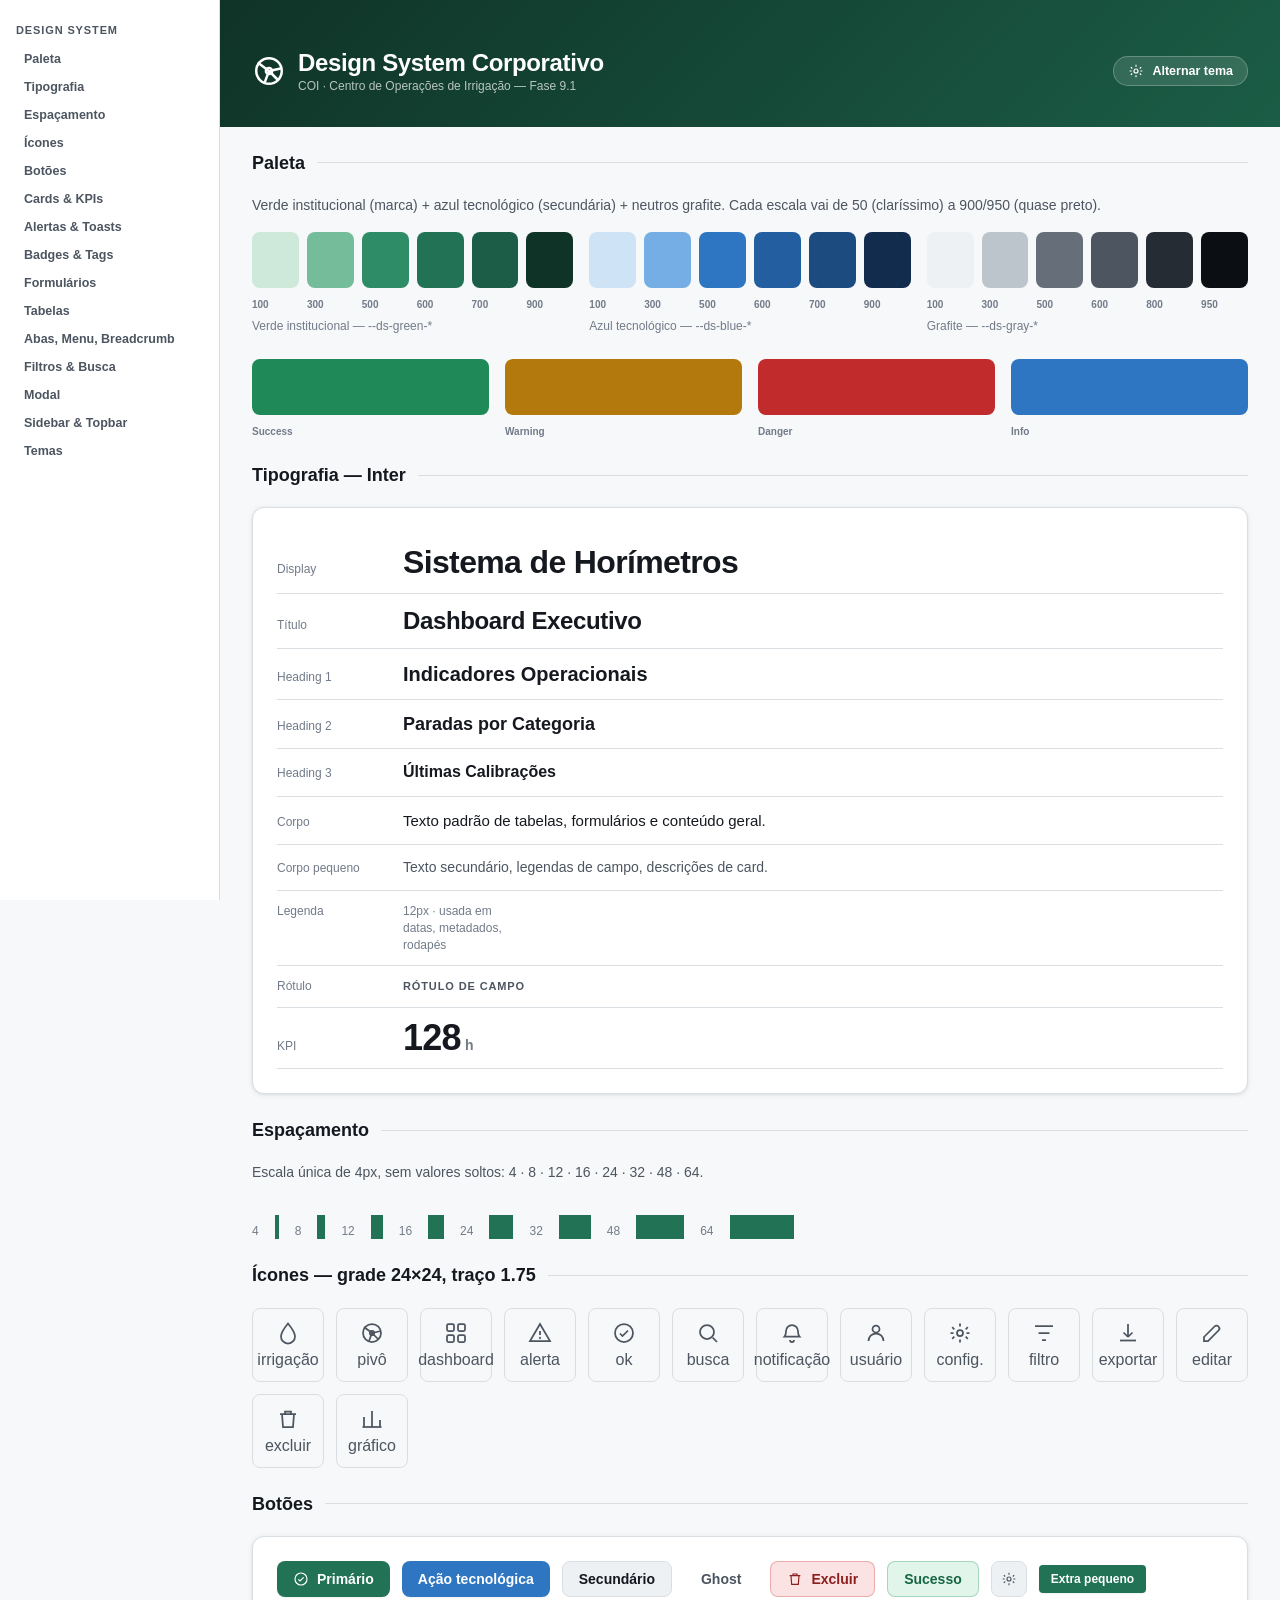
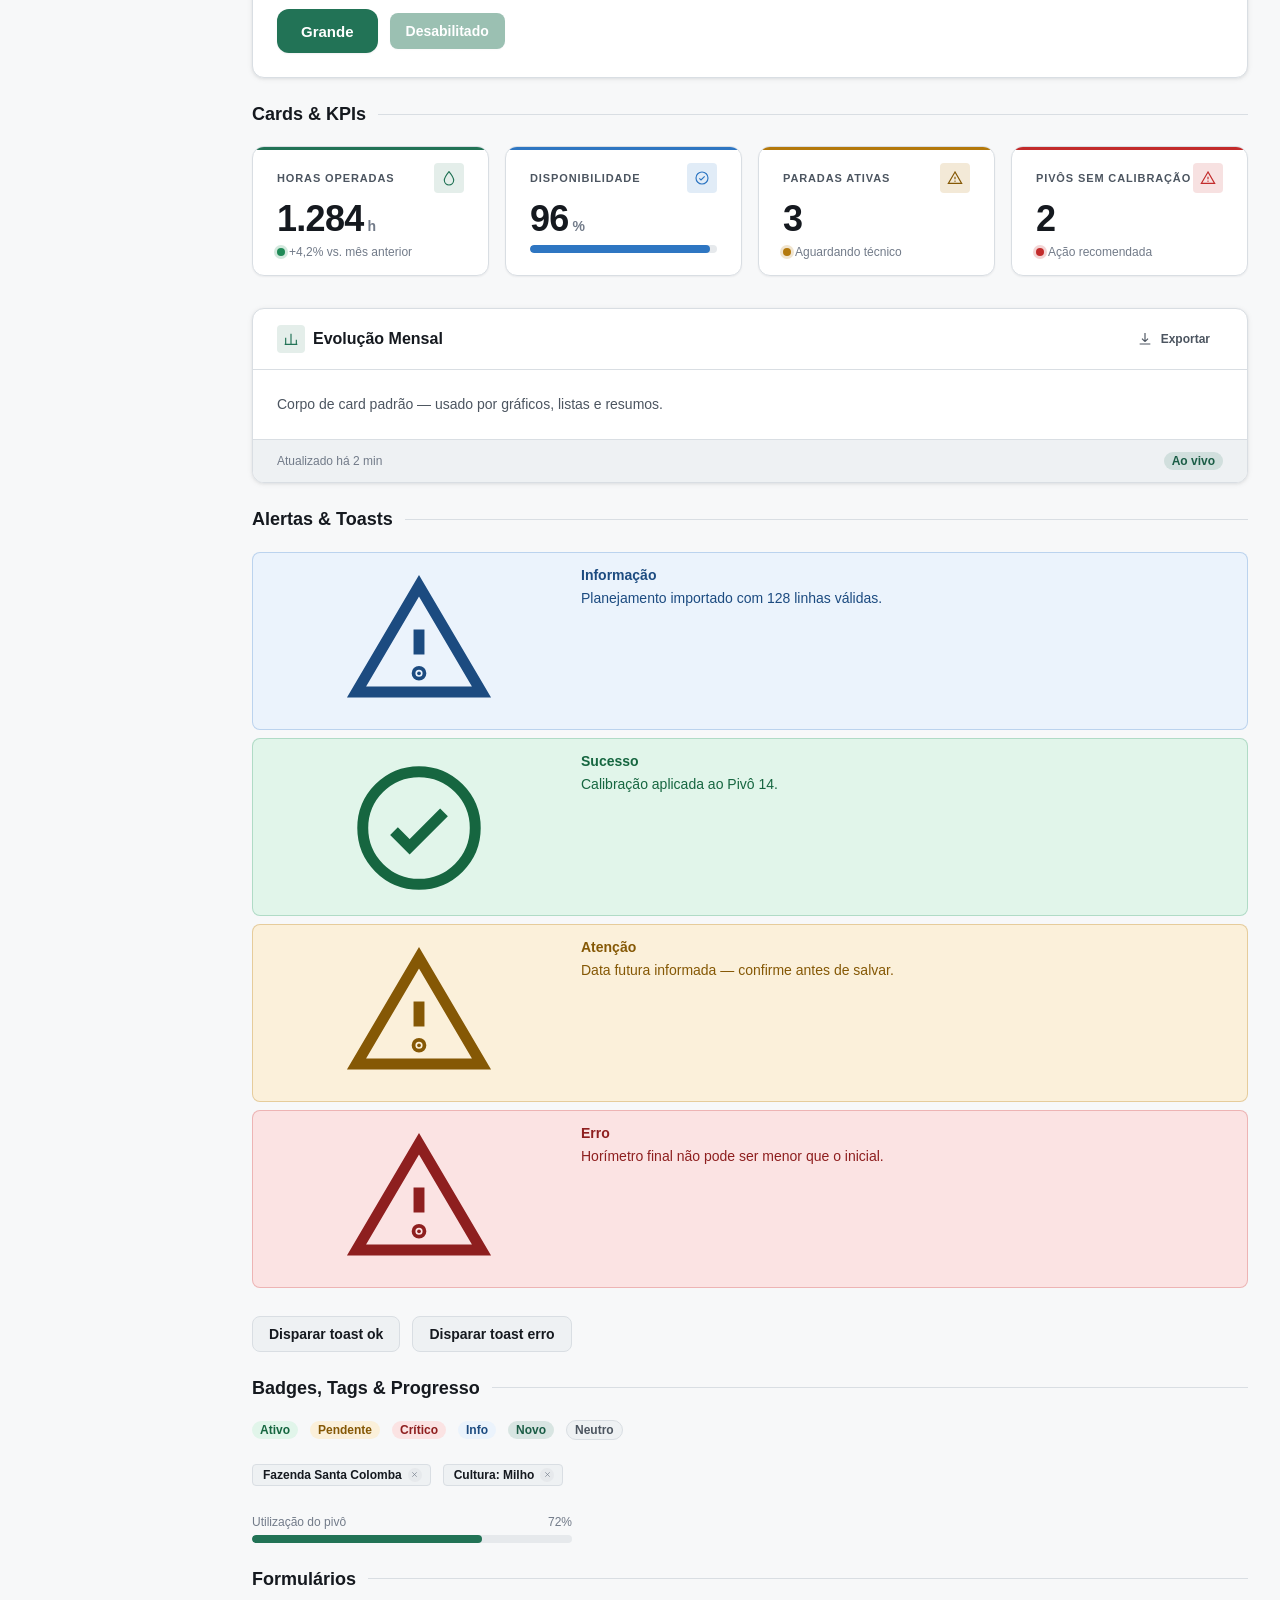
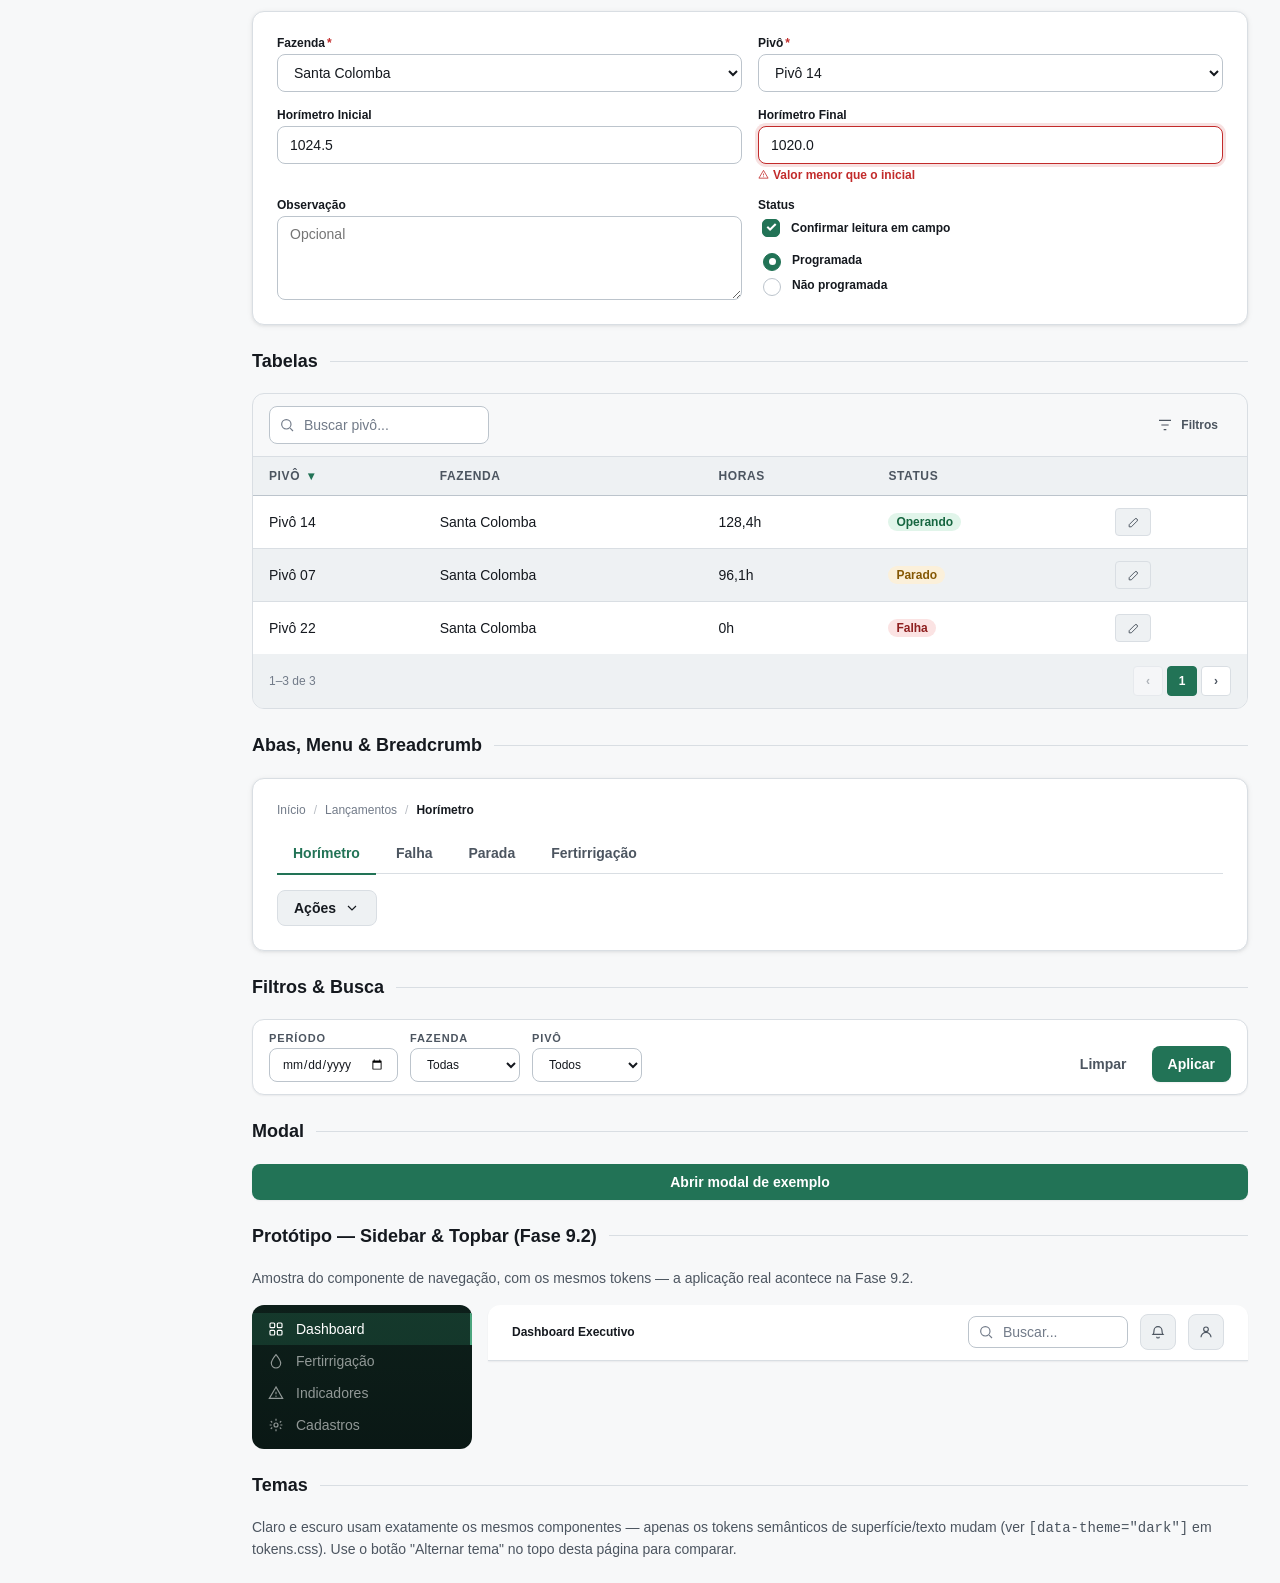
<file: app/design-system.html>
<!doctype html>
<html lang="pt-BR">
<head>
<meta charset="UTF-8">
<meta name="viewport" content="width=device-width, initial-scale=1.0">
<title>Design System — COI · Fase 9.1</title>
<link rel="stylesheet" href="css/design-system/tokens.css">
<link rel="stylesheet" href="css/design-system/components.css">
<style>
  /* Estilos exclusivos desta página de vitrine — não fazem parte do Design System em si */
  body{margin:0}
  .ds-shell{display:flex;min-height:100vh}
  .ds-toc{width:220px;flex-shrink:0;background:var(--ds-bg-surface);border-right:1px solid var(--ds-border);
    padding:var(--ds-space-5) var(--ds-space-4);position:sticky;top:0;height:100vh;overflow-y:auto}
  .ds-toc a{display:block;padding:6px 8px;border-radius:var(--ds-radius-sm);font-size:12.5px;font-weight:600;
    color:var(--ds-text-secondary);text-decoration:none;margin-bottom:2px}
  .ds-toc a:hover{background:var(--ds-bg-surface-2);color:var(--ds-text-primary)}
  .ds-main{flex:1;min-width:0}
  .ds-hero{padding:var(--ds-space-7) var(--ds-space-6) var(--ds-space-6);
    background:linear-gradient(135deg,var(--ds-green-900),var(--ds-green-700));color:#fff}
  .ds-hero .ds-caption{color:rgba(255,255,255,.7)}
  .ds-hero-top{display:flex;align-items:center;justify-content:space-between}
  .ds-swatch{width:100%;height:56px;border-radius:var(--ds-radius-md);margin-bottom:6px}
  .ds-swatch-row{display:grid;grid-template-columns:repeat(6,1fr);gap:var(--ds-space-2)}
  .ds-swatch-label{font-size:10px;color:var(--ds-text-tertiary);font-weight:600}
  .ds-theme-toggle{display:flex;align-items:center;gap:8px;background:rgba(255,255,255,.12);
    border:1px solid rgba(255,255,255,.25);border-radius:var(--ds-radius-pill);padding:6px 14px;cursor:pointer;color:#fff;font-size:12.5px;font-weight:600}
  .ds-type-row{display:flex;align-items:baseline;gap:var(--ds-space-4);border-bottom:1px solid var(--ds-border);padding:var(--ds-space-3) 0}
  .ds-type-row .ds-caption{width:110px;flex-shrink:0}
  .ds-icon-grid{display:grid;grid-template-columns:repeat(auto-fill,minmax(72px,1fr));gap:var(--ds-space-3)}
  .ds-icon-cell{display:flex;flex-direction:column;align-items:center;gap:6px;padding:var(--ds-space-3);
    border:1px solid var(--ds-border);border-radius:var(--ds-radius-md);color:var(--ds-text-secondary)}
</style>
</head>
<body class="ds-root">

<svg width="0" height="0" style="position:absolute" aria-hidden="true">
<defs>
  <symbol id="i-droplet" viewBox="0 0 24 24"><path d="M12 2.5S5 11 5 15.5a7 7 0 0 0 14 0C19 11 12 2.5 12 2.5Z"/></symbol>
  <symbol id="i-pivot" viewBox="0 0 24 24"><circle cx="12" cy="12" r="2.2"/><path d="M12 12 4 6M12 12l9-2M12 12l-3 8M12 12l6 6"/><circle cx="12" cy="12" r="9"/></symbol>
  <symbol id="i-grid" viewBox="0 0 24 24"><rect x="3" y="3" width="7" height="7" rx="1.5"/><rect x="14" y="3" width="7" height="7" rx="1.5"/><rect x="3" y="14" width="7" height="7" rx="1.5"/><rect x="14" y="14" width="7" height="7" rx="1.5"/></symbol>
  <symbol id="i-alert" viewBox="0 0 24 24"><path d="M12 3 2 20h20L12 3Z"/><path d="M12 10v4"/><circle cx="12" cy="17" r=".3" fill="currentColor"/></symbol>
  <symbol id="i-check" viewBox="0 0 24 24"><circle cx="12" cy="12" r="9"/><path d="m8 12.5 2.5 2.5L16 9.5"/></symbol>
  <symbol id="i-chevron" viewBox="0 0 24 24"><path d="m6 9 6 6 6-6"/></symbol>
  <symbol id="i-search" viewBox="0 0 24 24"><circle cx="11" cy="11" r="7"/><path d="m21 21-4.3-4.3"/></symbol>
  <symbol id="i-bell" viewBox="0 0 24 24"><path d="M6 10a6 6 0 1 1 12 0c0 4 1.5 5.5 1.5 5.5H4.5S6 14 6 10Z"/><path d="M10 19a2 2 0 0 0 4 0"/></symbol>
  <symbol id="i-user" viewBox="0 0 24 24"><circle cx="12" cy="8" r="3.5"/><path d="M4.5 20a7.5 7.5 0 0 1 15 0"/></symbol>
  <symbol id="i-settings" viewBox="0 0 24 24"><circle cx="12" cy="12" r="3"/><path d="M12 2.5v3M12 18.5v3M4.2 6.2l2.1 2.1M17.7 15.7l2.1 2.1M2.5 12h3M18.5 12h3M4.2 17.8l2.1-2.1M17.7 8.3l2.1-2.1"/></symbol>
  <symbol id="i-filter" viewBox="0 0 24 24"><path d="M3 5h18M6.5 12h11M10 19h4"/></symbol>
  <symbol id="i-download" viewBox="0 0 24 24"><path d="M12 3v13m0 0-4.5-4.5M12 16l4.5-4.5"/><path d="M4 19.5h16"/></symbol>
  <symbol id="i-close" viewBox="0 0 24 24"><path d="M6 6l12 12M18 6 6 18"/></symbol>
  <symbol id="i-trash" viewBox="0 0 24 24"><path d="M4 7h16M9 7V4.5h6V7M6 7l1 13h10l1-13"/></symbol>
  <symbol id="i-edit" viewBox="0 0 24 24"><path d="M4 20h4L18.5 9.5a2 2 0 0 0-4-4L4 16v4Z"/></symbol>
  <symbol id="i-chart" viewBox="0 0 24 24"><path d="M4 20V10M12 20V4M20 20v-7"/><path d="M2.5 20h19"/></symbol>
</defs>
</svg>

<div class="ds-shell">
  <nav class="ds-toc">
    <div class="ds-label" style="margin-bottom:10px">Design System</div>
    <a href="#paleta">Paleta</a><a href="#tipografia">Tipografia</a><a href="#espacamento">Espaçamento</a>
    <a href="#icones">Ícones</a><a href="#botoes">Botões</a><a href="#cards-kpi">Cards &amp; KPIs</a>
    <a href="#alertas">Alertas &amp; Toasts</a><a href="#badges">Badges &amp; Tags</a>
    <a href="#formularios">Formulários</a><a href="#tabelas">Tabelas</a><a href="#navegacao">Abas, Menu, Breadcrumb</a>
    <a href="#filtros">Filtros &amp; Busca</a><a href="#modal">Modal</a><a href="#nav-preview">Sidebar &amp; Topbar</a>
    <a href="#tema">Temas</a>
  </nav>

  <main class="ds-main">
    <header class="ds-hero">
      <div class="ds-hero-top">
        <div class="ds-flex">
          <svg class="ds-icon ds-icon-lg" style="width:34px;height:34px"><use href="#i-pivot"/></svg>
          <div>
            <div class="ds-title" style="color:#fff">Design System Corporativo</div>
            <div class="ds-caption">COI · Centro de Operações de Irrigação — Fase 9.1</div>
          </div>
        </div>
        <button class="ds-theme-toggle" onclick="dsToggleTheme()">
          <svg class="ds-icon ds-icon-sm"><use href="#i-settings"/></svg>
          Alternar tema
        </button>
      </div>
    </header>

    <div class="ds-page">

      <section class="ds-section" id="paleta">
        <div class="ds-section-title"><span class="ds-h2">Paleta</span></div>
        <div class="ds-body-sm">Verde institucional (marca) + azul tecnológico (secundária) + neutros grafite. Cada escala vai de 50 (claríssimo) a 900/950 (quase preto).</div>
        <div class="ds-g3">
          <div>
            <div class="ds-swatch-row">
              <div><div class="ds-swatch" style="background:var(--ds-green-100)"></div><span class="ds-swatch-label">100</span></div>
              <div><div class="ds-swatch" style="background:var(--ds-green-300)"></div><span class="ds-swatch-label">300</span></div>
              <div><div class="ds-swatch" style="background:var(--ds-green-500)"></div><span class="ds-swatch-label">500</span></div>
              <div><div class="ds-swatch" style="background:var(--ds-green-600)"></div><span class="ds-swatch-label">600</span></div>
              <div><div class="ds-swatch" style="background:var(--ds-green-700)"></div><span class="ds-swatch-label">700</span></div>
              <div><div class="ds-swatch" style="background:var(--ds-green-900)"></div><span class="ds-swatch-label">900</span></div>
            </div>
            <div class="ds-caption" style="margin-top:6px">Verde institucional — --ds-green-*</div>
          </div>
          <div>
            <div class="ds-swatch-row">
              <div><div class="ds-swatch" style="background:var(--ds-blue-100)"></div><span class="ds-swatch-label">100</span></div>
              <div><div class="ds-swatch" style="background:var(--ds-blue-300)"></div><span class="ds-swatch-label">300</span></div>
              <div><div class="ds-swatch" style="background:var(--ds-blue-500)"></div><span class="ds-swatch-label">500</span></div>
              <div><div class="ds-swatch" style="background:var(--ds-blue-600)"></div><span class="ds-swatch-label">600</span></div>
              <div><div class="ds-swatch" style="background:var(--ds-blue-700)"></div><span class="ds-swatch-label">700</span></div>
              <div><div class="ds-swatch" style="background:var(--ds-blue-900)"></div><span class="ds-swatch-label">900</span></div>
            </div>
            <div class="ds-caption" style="margin-top:6px">Azul tecnológico — --ds-blue-*</div>
          </div>
          <div>
            <div class="ds-swatch-row">
              <div><div class="ds-swatch" style="background:var(--ds-gray-100)"></div><span class="ds-swatch-label">100</span></div>
              <div><div class="ds-swatch" style="background:var(--ds-gray-300)"></div><span class="ds-swatch-label">300</span></div>
              <div><div class="ds-swatch" style="background:var(--ds-gray-500)"></div><span class="ds-swatch-label">500</span></div>
              <div><div class="ds-swatch" style="background:var(--ds-gray-600)"></div><span class="ds-swatch-label">600</span></div>
              <div><div class="ds-swatch" style="background:var(--ds-gray-800)"></div><span class="ds-swatch-label">800</span></div>
              <div><div class="ds-swatch" style="background:var(--ds-gray-950)"></div><span class="ds-swatch-label">950</span></div>
            </div>
            <div class="ds-caption" style="margin-top:6px">Grafite — --ds-gray-*</div>
          </div>
        </div>
        <div class="ds-g4" style="margin-top:var(--ds-space-2)">
          <div><div class="ds-swatch" style="background:var(--ds-success)"></div><span class="ds-swatch-label">Success</span></div>
          <div><div class="ds-swatch" style="background:var(--ds-warning)"></div><span class="ds-swatch-label">Warning</span></div>
          <div><div class="ds-swatch" style="background:var(--ds-danger)"></div><span class="ds-swatch-label">Danger</span></div>
          <div><div class="ds-swatch" style="background:var(--ds-info)"></div><span class="ds-swatch-label">Info</span></div>
        </div>
      </section>

      <section class="ds-section" id="tipografia">
        <div class="ds-section-title"><span class="ds-h2">Tipografia — Inter</span></div>
        <div class="card"><div class="card-body">
          <div class="ds-type-row"><span class="ds-caption">Display</span><span class="ds-display">Sistema de Horímetros</span></div>
          <div class="ds-type-row"><span class="ds-caption">Título</span><span class="ds-title">Dashboard Executivo</span></div>
          <div class="ds-type-row"><span class="ds-caption">Heading 1</span><span class="ds-h1">Indicadores Operacionais</span></div>
          <div class="ds-type-row"><span class="ds-caption">Heading 2</span><span class="ds-h2">Paradas por Categoria</span></div>
          <div class="ds-type-row"><span class="ds-caption">Heading 3</span><span class="ds-h3">Últimas Calibrações</span></div>
          <div class="ds-type-row"><span class="ds-caption">Corpo</span><span class="ds-body">Texto padrão de tabelas, formulários e conteúdo geral.</span></div>
          <div class="ds-type-row"><span class="ds-caption">Corpo pequeno</span><span class="ds-body-sm">Texto secundário, legendas de campo, descrições de card.</span></div>
          <div class="ds-type-row"><span class="ds-caption">Legenda</span><span class="ds-caption">12px · usada em datas, metadados, rodapés</span></div>
          <div class="ds-type-row"><span class="ds-caption">Rótulo</span><span class="ds-label">Rótulo de Campo</span></div>
          <div class="ds-type-row"><span class="ds-caption">KPI</span><span class="kpi-value">128<span class="kpi-unit">h</span></span></div>
        </div></div>
      </section>

      <section class="ds-section" id="espacamento">
        <div class="ds-section-title"><span class="ds-h2">Espaçamento</span></div>
        <div class="ds-body-sm">Escala única de 4px, sem valores soltos: 4 · 8 · 12 · 16 · 24 · 32 · 48 · 64.</div>
        <div class="ds-flex-wrap">
          <div style="display:flex;flex-direction:column;align-items:center;gap:4px" data-r="1"></div>
        </div>
        <div class="ds-flex" style="align-items:flex-end;gap:var(--ds-space-4)">
          <div class="ds-caption">4</div><div style="width:var(--ds-space-1);height:24px;background:var(--ds-brand)"></div>
          <div class="ds-caption">8</div><div style="width:var(--ds-space-2);height:24px;background:var(--ds-brand)"></div>
          <div class="ds-caption">12</div><div style="width:var(--ds-space-3);height:24px;background:var(--ds-brand)"></div>
          <div class="ds-caption">16</div><div style="width:var(--ds-space-4);height:24px;background:var(--ds-brand)"></div>
          <div class="ds-caption">24</div><div style="width:var(--ds-space-5);height:24px;background:var(--ds-brand)"></div>
          <div class="ds-caption">32</div><div style="width:var(--ds-space-6);height:24px;background:var(--ds-brand)"></div>
          <div class="ds-caption">48</div><div style="width:var(--ds-space-7);height:24px;background:var(--ds-brand)"></div>
          <div class="ds-caption">64</div><div style="width:var(--ds-space-8);height:24px;background:var(--ds-brand)"></div>
        </div>
      </section>

      <section class="ds-section" id="icones">
        <div class="ds-section-title"><span class="ds-h2">Ícones — grade 24×24, traço 1.75</span></div>
        <div class="ds-icon-grid">
          <div class="ds-icon-cell"><svg class="ds-icon ds-icon-lg"><use href="#i-droplet"/></svg>irrigação</div>
          <div class="ds-icon-cell"><svg class="ds-icon ds-icon-lg"><use href="#i-pivot"/></svg>pivô</div>
          <div class="ds-icon-cell"><svg class="ds-icon ds-icon-lg"><use href="#i-grid"/></svg>dashboard</div>
          <div class="ds-icon-cell"><svg class="ds-icon ds-icon-lg"><use href="#i-alert"/></svg>alerta</div>
          <div class="ds-icon-cell"><svg class="ds-icon ds-icon-lg"><use href="#i-check"/></svg>ok</div>
          <div class="ds-icon-cell"><svg class="ds-icon ds-icon-lg"><use href="#i-search"/></svg>busca</div>
          <div class="ds-icon-cell"><svg class="ds-icon ds-icon-lg"><use href="#i-bell"/></svg>notificação</div>
          <div class="ds-icon-cell"><svg class="ds-icon ds-icon-lg"><use href="#i-user"/></svg>usuário</div>
          <div class="ds-icon-cell"><svg class="ds-icon ds-icon-lg"><use href="#i-settings"/></svg>config.</div>
          <div class="ds-icon-cell"><svg class="ds-icon ds-icon-lg"><use href="#i-filter"/></svg>filtro</div>
          <div class="ds-icon-cell"><svg class="ds-icon ds-icon-lg"><use href="#i-download"/></svg>exportar</div>
          <div class="ds-icon-cell"><svg class="ds-icon ds-icon-lg"><use href="#i-edit"/></svg>editar</div>
          <div class="ds-icon-cell"><svg class="ds-icon ds-icon-lg"><use href="#i-trash"/></svg>excluir</div>
          <div class="ds-icon-cell"><svg class="ds-icon ds-icon-lg"><use href="#i-chart"/></svg>gráfico</div>
        </div>
      </section>

      <section class="ds-section" id="botoes">
        <div class="ds-section-title"><span class="ds-h2">Botões</span></div>
        <div class="card"><div class="card-body ds-flex-wrap">
          <button class="btn btn-primary"><svg class="ds-icon"><use href="#i-check"/></svg>Primário</button>
          <button class="btn btn-accent">Ação tecnológica</button>
          <button class="btn btn-secondary">Secundário</button>
          <button class="btn btn-ghost">Ghost</button>
          <button class="btn btn-danger"><svg class="ds-icon"><use href="#i-trash"/></svg>Excluir</button>
          <button class="btn btn-success">Sucesso</button>
          <button class="btn btn-icon"><svg class="ds-icon"><use href="#i-settings"/></svg></button>
          <button class="btn btn-primary btn-xs">Extra pequeno</button>
          <button class="btn btn-primary btn-lg">Grande</button>
          <button class="btn btn-primary" disabled>Desabilitado</button>
        </div></div>
      </section>

      <section class="ds-section" id="cards-kpi">
        <div class="ds-section-title"><span class="ds-h2">Cards &amp; KPIs</span></div>
        <div class="ds-g4">
          <div class="kpi"><div class="kpi-accent"></div>
            <div class="kpi-label"><span class="ds-label">Horas Operadas</span><span class="kpi-icon"><svg class="ds-icon ds-icon-sm"><use href="#i-droplet"/></svg></span></div>
            <div class="kpi-value">1.284<span class="kpi-unit">h</span></div>
            <div class="kpi-sub"><span class="status-dot s-ok"></span>+4,2% vs. mês anterior</div>
          </div>
          <div class="kpi"><div class="kpi-accent kpi-accent-blue"></div>
            <div class="kpi-label"><span class="ds-label">Disponibilidade</span><span class="kpi-icon i-blue"><svg class="ds-icon ds-icon-sm"><use href="#i-check"/></svg></span></div>
            <div class="kpi-value">96<span class="kpi-unit">%</span></div>
            <div class="progress" style="margin-top:8px"><div class="progress-fill p-accent" style="width:96%"></div></div>
          </div>
          <div class="kpi"><div class="kpi-accent kpi-accent-amber"></div>
            <div class="kpi-label"><span class="ds-label">Paradas Ativas</span><span class="kpi-icon i-amber"><svg class="ds-icon ds-icon-sm"><use href="#i-alert"/></svg></span></div>
            <div class="kpi-value">3</div>
            <div class="kpi-sub"><span class="status-dot s-warn"></span>Aguardando técnico</div>
          </div>
          <div class="kpi"><div class="kpi-accent kpi-accent-red"></div>
            <div class="kpi-label"><span class="ds-label">Pivôs sem Calibração</span><span class="kpi-icon i-red"><svg class="ds-icon ds-icon-sm"><use href="#i-alert"/></svg></span></div>
            <div class="kpi-value">2</div>
            <div class="kpi-sub"><span class="status-dot s-err"></span>Ação recomendada</div>
          </div>
        </div>
        <div class="card" style="margin-top:var(--ds-space-4)">
          <div class="card-header"><span class="card-title"><span class="card-title-icon"><svg class="ds-icon ds-icon-sm"><use href="#i-chart"/></svg></span>Evolução Mensal</span>
            <button class="btn btn-ghost btn-xs"><svg class="ds-icon"><use href="#i-download"/></svg>Exportar</button></div>
          <div class="card-body"><div class="ds-body-sm">Corpo de card padrão — usado por gráficos, listas e resumos.</div></div>
          <div class="card-footer"><span class="ds-caption">Atualizado há 2 min</span><span class="badge b-brand">Ao vivo</span></div>
        </div>
      </section>

      <section class="ds-section" id="alertas">
        <div class="ds-section-title"><span class="ds-h2">Alertas &amp; Toasts</span></div>
        <div class="ds-section" style="gap:var(--ds-space-2)">
          <div class="alert alert-info"><svg class="ds-icon"><use href="#i-alert"/></svg><div><div class="alert-title">Informação</div>Planejamento importado com 128 linhas válidas.</div></div>
          <div class="alert alert-success"><svg class="ds-icon"><use href="#i-check"/></svg><div><div class="alert-title">Sucesso</div>Calibração aplicada ao Pivô 14.</div></div>
          <div class="alert alert-warning"><svg class="ds-icon"><use href="#i-alert"/></svg><div><div class="alert-title">Atenção</div>Data futura informada — confirme antes de salvar.</div></div>
          <div class="alert alert-danger"><svg class="ds-icon"><use href="#i-alert"/></svg><div><div class="alert-title">Erro</div>Horímetro final não pode ser menor que o inicial.</div></div>
        </div>
        <div class="ds-flex-wrap" style="margin-top:var(--ds-space-3)">
          <button class="btn btn-secondary" onclick="dsToast('ok','Registro salvo com sucesso.')">Disparar toast ok</button>
          <button class="btn btn-secondary" onclick="dsToast('err','Falha ao validar o formulário.')">Disparar toast erro</button>
        </div>
      </section>

      <section class="ds-section" id="badges">
        <div class="ds-section-title"><span class="ds-h2">Badges, Tags &amp; Progresso</span></div>
        <div class="ds-flex-wrap">
          <span class="badge b-success">Ativo</span><span class="badge b-warning">Pendente</span>
          <span class="badge b-danger">Crítico</span><span class="badge b-info">Info</span>
          <span class="badge b-brand">Novo</span><span class="badge b-neutral">Neutro</span>
        </div>
        <div class="ds-flex-wrap" style="margin-top:var(--ds-space-2)">
          <span class="tag">Fazenda Santa Colomba<span class="tag-remove"><svg class="ds-icon" style="width:9px;height:9px"><use href="#i-close"/></svg></span></span>
          <span class="tag">Cultura: Milho<span class="tag-remove"><svg class="ds-icon" style="width:9px;height:9px"><use href="#i-close"/></svg></span></span>
        </div>
        <div class="progress-labeled" style="max-width:320px;margin-top:var(--ds-space-3)">
          <div class="ds-flex"><span class="ds-caption">Utilização do pivô</span><span class="ds-caption">72%</span></div>
          <div class="progress"><div class="progress-fill" style="width:72%"></div></div>
        </div>
      </section>

      <section class="ds-section" id="formularios">
        <div class="ds-section-title"><span class="ds-h2">Formulários</span></div>
        <div class="card"><div class="card-body">
          <div class="form-grid form-row-2">
            <div class="field"><label>Fazenda<span class="req">*</span></label><select class="select"><option>Santa Colomba</option></select></div>
            <div class="field"><label>Pivô<span class="req">*</span></label><select class="select"><option>Pivô 14</option></select></div>
            <div class="field"><label>Horímetro Inicial</label><input class="input" value="1024.5"></div>
            <div class="field"><label>Horímetro Final</label><input class="input error" value="1020.0"><span class="field-error"><svg class="ds-icon" style="width:11px;height:11px"><use href="#i-alert"/></svg>Valor menor que o inicial</span></div>
            <div class="field"><label>Observação</label><textarea class="textarea" placeholder="Opcional"></textarea></div>
            <div class="field"><label>Status</label>
              <label class="checkbox"><input type="checkbox" checked>Confirmar leitura em campo</label>
              <label class="radio" style="margin-top:6px"><input type="radio" name="ds-r" checked>Programada</label>
              <label class="radio"><input type="radio" name="ds-r">Não programada</label>
            </div>
          </div>
        </div></div>
      </section>

      <section class="ds-section" id="tabelas">
        <div class="ds-section-title"><span class="ds-h2">Tabelas</span></div>
        <div class="table-wrap">
          <div class="table-toolbar">
            <div class="search-bar"><svg class="ds-icon ds-icon-sm"><use href="#i-search"/></svg><input class="input" placeholder="Buscar pivô..." style="width:220px"></div>
            <button class="btn btn-ghost btn-xs"><svg class="ds-icon"><use href="#i-filter"/></svg>Filtros</button>
          </div>
          <table class="table table-striped">
            <thead><tr><th class="sortable active">Pivô <span class="sort-arrow">▾</span></th><th>Fazenda</th><th>Horas</th><th>Status</th><th></th></tr></thead>
            <tbody>
              <tr><td>Pivô 14</td><td>Santa Colomba</td><td>128,4h</td><td><span class="badge b-success">Operando</span></td><td><button class="btn btn-icon btn-xs"><svg class="ds-icon" style="width:13px;height:13px"><use href="#i-edit"/></svg></button></td></tr>
              <tr><td>Pivô 07</td><td>Santa Colomba</td><td>96,1h</td><td><span class="badge b-warning">Parado</span></td><td><button class="btn btn-icon btn-xs"><svg class="ds-icon" style="width:13px;height:13px"><use href="#i-edit"/></svg></button></td></tr>
              <tr><td>Pivô 22</td><td>Santa Colomba</td><td>0h</td><td><span class="badge b-danger">Falha</span></td><td><button class="btn btn-icon btn-xs"><svg class="ds-icon" style="width:13px;height:13px"><use href="#i-edit"/></svg></button></td></tr>
            </tbody>
          </table>
          <div class="pag"><span>1–3 de 3</span><div class="pag-btns"><button class="pag-btn" disabled>‹</button><button class="pag-btn active">1</button><button class="pag-btn">›</button></div></div>
        </div>
      </section>

      <section class="ds-section" id="navegacao">
        <div class="ds-section-title"><span class="ds-h2">Abas, Menu &amp; Breadcrumb</span></div>
        <div class="card"><div class="card-body">
          <div class="breadcrumb" style="margin-bottom:var(--ds-space-4)">
            <span class="breadcrumb-item">Início</span><span class="breadcrumb-sep">/</span>
            <span class="breadcrumb-item">Lançamentos</span><span class="breadcrumb-sep">/</span>
            <span class="breadcrumb-item current">Horímetro</span>
          </div>
          <div class="tabs">
            <button class="tab-btn active">Horímetro</button><button class="tab-btn">Falha</button>
            <button class="tab-btn">Parada</button><button class="tab-btn">Fertirrigação</button>
          </div>
          <div style="position:relative;margin-top:var(--ds-space-4)">
            <button class="btn btn-secondary" onclick="dsToggleMenu()">Ações <svg class="ds-icon ds-icon-sm"><use href="#i-chevron"/></svg></button>
            <div class="menu" id="ds-menu" style="display:none;top:calc(100% + 6px);left:0">
              <div class="menu-item"><svg class="ds-icon ds-icon-sm"><use href="#i-edit"/></svg>Editar</div>
              <div class="menu-item"><svg class="ds-icon ds-icon-sm"><use href="#i-download"/></svg>Exportar</div>
              <div class="menu-sep"></div>
              <div class="menu-item danger"><svg class="ds-icon ds-icon-sm"><use href="#i-trash"/></svg>Excluir</div>
            </div>
          </div>
        </div></div>
      </section>

      <section class="ds-section" id="filtros">
        <div class="ds-section-title"><span class="ds-h2">Filtros &amp; Busca</span></div>
        <div class="filter-bar">
          <div class="filter-field"><label class="ds-label">Período</label><input class="input" type="date"></div>
          <div class="filter-field"><label class="ds-label">Fazenda</label><select class="select"><option>Todas</option></select></div>
          <div class="filter-field"><label class="ds-label">Pivô</label><select class="select"><option>Todos</option></select></div>
          <div class="filter-actions"><button class="btn btn-ghost">Limpar</button><button class="btn btn-primary">Aplicar</button></div>
        </div>
      </section>

      <section class="ds-section" id="modal">
        <div class="ds-section-title"><span class="ds-h2">Modal</span></div>
        <button class="btn btn-primary" onclick="dsToggleModal(true)">Abrir modal de exemplo</button>
        <div class="modal-overlay" id="ds-modal">
          <div class="modal">
            <div class="modal-header"><span class="modal-title">Confirmar exclusão</span>
              <button class="modal-close" onclick="dsToggleModal(false)"><svg class="ds-icon"><use href="#i-close"/></svg></button></div>
            <div class="modal-body ds-body-sm">Esta ação vai marcar o registro como excluído no histórico permanente. Deseja continuar?</div>
            <div class="modal-footer"><button class="btn btn-ghost" onclick="dsToggleModal(false)">Cancelar</button><button class="btn btn-danger">Excluir</button></div>
          </div>
        </div>
      </section>

      <section class="ds-section" id="nav-preview">
        <div class="ds-section-title"><span class="ds-h2">Protótipo — Sidebar &amp; Topbar (Fase 9.2)</span></div>
        <div class="ds-body-sm">Amostra do componente de navegação, com os mesmos tokens — a aplicação real acontece na Fase 9.2.</div>
        <div style="display:grid;grid-template-columns:220px 1fr;gap:var(--ds-space-4)">
          <div class="ds-nav-preview">
            <div class="ds-nav-item active"><svg class="ds-icon ds-icon-sm"><use href="#i-grid"/></svg>Dashboard</div>
            <div class="ds-nav-item"><svg class="ds-icon ds-icon-sm"><use href="#i-droplet"/></svg>Fertirrigação</div>
            <div class="ds-nav-item"><svg class="ds-icon ds-icon-sm"><use href="#i-alert"/></svg>Indicadores</div>
            <div class="ds-nav-item"><svg class="ds-icon ds-icon-sm"><use href="#i-settings"/></svg>Cadastros</div>
          </div>
          <div>
            <div class="ds-topbar-preview">
              <div class="breadcrumb"><span class="breadcrumb-item current">Dashboard Executivo</span></div>
              <div class="ds-flex">
                <div class="search-bar"><svg class="ds-icon ds-icon-sm"><use href="#i-search"/></svg><input class="input" style="width:160px;height:32px" placeholder="Buscar..."></div>
                <button class="btn btn-icon"><svg class="ds-icon ds-icon-sm"><use href="#i-bell"/></svg></button>
                <button class="btn btn-icon"><svg class="ds-icon ds-icon-sm"><use href="#i-user"/></svg></button>
              </div>
            </div>
          </div>
        </div>
      </section>

      <section class="ds-section" id="tema">
        <div class="ds-section-title"><span class="ds-h2">Temas</span></div>
        <div class="ds-body-sm">Claro e escuro usam exatamente os mesmos componentes — apenas os tokens semânticos de superfície/texto mudam (ver <code>[data-theme="dark"]</code> em tokens.css). Use o botão "Alternar tema" no topo desta página para comparar.</div>
      </section>

    </div>
  </main>
</div>

<div class="toast-container" id="ds-toasts"></div>

<script>
function dsToggleTheme(){
  const root=document.documentElement;
  const next=root.getAttribute('data-theme')==='dark'?'light':'dark';
  if(next==='dark') root.setAttribute('data-theme','dark'); else root.removeAttribute('data-theme');
  localStorage.setItem('ds_theme',next);
}
(function(){ if(localStorage.getItem('ds_theme')==='dark') document.documentElement.setAttribute('data-theme','dark'); })();

function dsToggleModal(open){
  document.getElementById('ds-modal').classList.toggle('open',open);
}
function dsToggleMenu(){
  const m=document.getElementById('ds-menu');
  m.style.display=m.style.display==='none'?'block':'none';
}
document.querySelectorAll('.tab-btn').forEach(btn=>btn.addEventListener('click',()=>{
  btn.parentElement.querySelectorAll('.tab-btn').forEach(b=>b.classList.remove('active'));
  btn.classList.add('active');
}));
function dsToast(type,msg){
  const el=document.createElement('div');
  el.className='toast toast-'+type;
  el.innerHTML='<svg class="ds-icon"><use href="#i-'+(type==='ok'?'check':'alert')+'"/></svg>'+msg;
  document.getElementById('ds-toasts').appendChild(el);
  requestAnimationFrame(()=>el.classList.add('show'));
  setTimeout(()=>{ el.classList.remove('show'); setTimeout(()=>el.remove(),250); },2800);
}
</script>
</body>
</html>
</file>
<file: app/css/design-system/tokens.css>
/* ═══════════════════════════════════════════════════════════════
   DESIGN SYSTEM — TOKENS · Fase 9.1
   Identidade visual corporativa para gestão operacional de irrigação
   por pivôs centrais. Nenhum destes tokens é usado por index.html ou
   por qualquer tela real ainda — ver design-system.html (protótipo).
   Fase 9.2 substituirá css/styles.css por este arquivo tela a tela.
═══════════════════════════════════════════════════════════════ */
:root{
  /* ── Paleta crua — Verde institucional (marca) ── */
  --ds-green-50:#eaf5ef; --ds-green-100:#cee8da; --ds-green-200:#a3d3bb;
  --ds-green-300:#74bc9a; --ds-green-400:#4ca57e; --ds-green-500:#2e8c66;
  --ds-green-600:#227356; --ds-green-700:#1b5d46; --ds-green-800:#164a38;
  --ds-green-900:#0f3327; --ds-green-950:#0a241c;

  /* ── Paleta crua — Azul tecnológico (secundária) ── */
  --ds-blue-50:#ebf3fc; --ds-blue-100:#cfe3f7; --ds-blue-200:#a3c9ef;
  --ds-blue-300:#74aee5; --ds-blue-400:#4b93d8; --ds-blue-500:#2e76c2;
  --ds-blue-600:#235ea0; --ds-blue-700:#1c4b80; --ds-blue-800:#163c67;
  --ds-blue-900:#112c4c;

  /* ── Paleta crua — Neutros / Grafite ── */
  --ds-gray-0:#ffffff; --ds-gray-50:#f7f8f9; --ds-gray-100:#eef1f3;
  --ds-gray-150:#e6e9ec; --ds-gray-200:#d9dee3; --ds-gray-300:#bcc4cc;
  --ds-gray-400:#8d97a1; --ds-gray-500:#666f79; --ds-gray-600:#4c5560;
  --ds-gray-700:#383f49; --ds-gray-800:#262c34; --ds-gray-900:#15191f;
  --ds-gray-950:#0b0e12;

  /* ── Semânticas de estado ── */
  --ds-success:#1f8a57;   --ds-success-l:#e1f5ea; --ds-success-d:#166640;
  --ds-warning:#b4790c;   --ds-warning-l:#fbf0da; --ds-warning-d:#855805;
  --ds-danger:#c22b2b;    --ds-danger-l:#fbe3e3;  --ds-danger-d:#8e1f1f;
  --ds-info:var(--ds-blue-500); --ds-info-l:var(--ds-blue-50); --ds-info-d:var(--ds-blue-700);

  /* ── Ações primária/secundária (aliases semânticos) ── */
  --ds-brand:var(--ds-green-600);
  --ds-brand-hover:var(--ds-green-700);
  --ds-accent:var(--ds-blue-500);
  --ds-accent-hover:var(--ds-blue-600);

  /* ── Superfícies e texto — tema claro ── */
  --ds-bg-app:var(--ds-gray-50);
  --ds-bg-surface:var(--ds-gray-0);
  --ds-bg-surface-2:var(--ds-gray-100);
  --ds-bg-surface-3:var(--ds-gray-150);
  --ds-border:var(--ds-gray-200);
  --ds-border-strong:var(--ds-gray-300);
  --ds-text-primary:var(--ds-gray-900);
  --ds-text-secondary:var(--ds-gray-600);
  --ds-text-tertiary:#727b89; /* mais escuro que --ds-gray-400 puro — legibilidade AA em texto pequeno */
  --ds-text-inverse:#ffffff;
  --ds-focus-ring:0 0 0 3px color-mix(in srgb, var(--ds-brand) 22%, transparent);

  /* ── Navegação (Sidebar/Topbar) — sempre escura, os dois temas do app ──
     Decisão herdada do sistema atual (ver DESIGN_SYSTEM.md): a navegação
     mantém identidade fixa independente do tema claro/escuro do conteúdo. */
  --ds-nav-bg:#0d1f1a;
  --ds-nav-bg-2:#0a1815;
  --ds-nav-hover:rgba(255,255,255,.06);
  --ds-nav-active-bg:rgba(46,140,102,.24);
  --ds-nav-active-border:var(--ds-green-400);
  --ds-nav-text:rgba(255,255,255,.55);
  --ds-nav-text-active:#ffffff;

  /* ── Tipografia ──
     Família única: Inter (mantida — já é neutra/profissional e comprovada;
     o que muda é a escala e a disciplina de uso, não a fonte). */
  --ds-font-family:'Inter',-apple-system,BlinkMacSystemFont,'Segoe UI',Roboto,sans-serif;

  --ds-text-display-size:2rem;     --ds-text-display-weight:800; --ds-text-display-line:1.15; --ds-text-display-tracking:-.02em;
  --ds-text-title-size:1.5rem;     --ds-text-title-weight:700;   --ds-text-title-line:1.25;   --ds-text-title-tracking:-.015em;
  --ds-text-h1-size:1.25rem;       --ds-text-h1-weight:700;      --ds-text-h1-line:1.3;
  --ds-text-h2-size:1.125rem;      --ds-text-h2-weight:600;      --ds-text-h2-line:1.35;
  --ds-text-h3-size:1rem;          --ds-text-h3-weight:600;      --ds-text-h3-line:1.4;
  --ds-text-body-size:.9375rem;    --ds-text-body-weight:400;    --ds-text-body-line:1.55;
  --ds-text-body-sm-size:.875rem;  --ds-text-body-sm-weight:400; --ds-text-body-sm-line:1.5;
  --ds-text-caption-size:.75rem;   --ds-text-caption-weight:500; --ds-text-caption-line:1.4;
  --ds-text-label-size:.6875rem;   --ds-text-label-weight:700;   --ds-text-label-tracking:.08em;
  --ds-text-kpi-size:2.25rem;      --ds-text-kpi-weight:800;     --ds-text-kpi-tracking:-.02em;
  --ds-text-kpi-unit-size:.875rem; --ds-text-kpi-unit-weight:600;

  /* ── Espaçamento (escala única, base 4px) ── */
  --ds-space-1:4px; --ds-space-2:8px; --ds-space-3:12px; --ds-space-4:16px;
  --ds-space-5:24px; --ds-space-6:32px; --ds-space-7:48px; --ds-space-8:64px;

  /* ── Raio ── */
  --ds-radius-sm:4px; --ds-radius-md:8px; --ds-radius-lg:12px;
  --ds-radius-xl:16px; --ds-radius-pill:999px;

  /* ── Sombra ── */
  --ds-shadow-xs:0 1px 2px rgba(15,23,31,.06);
  --ds-shadow-sm:0 1px 3px rgba(15,23,31,.07),0 1px 6px rgba(15,23,31,.06);
  --ds-shadow-md:0 2px 8px rgba(15,23,31,.08),0 4px 16px rgba(15,23,31,.07);
  --ds-shadow-lg:0 6px 16px rgba(15,23,31,.1),0 10px 32px rgba(15,23,31,.1);
  --ds-shadow-xl:0 10px 28px rgba(15,23,31,.12),0 18px 48px rgba(15,23,31,.14);

  /* ── Movimento ── */
  --ds-duration-fast:120ms; --ds-duration-base:200ms; --ds-duration-slow:320ms;
  --ds-ease-standard:cubic-bezier(.4,0,.2,1);
  --ds-ease-decelerate:cubic-bezier(0,0,.2,1);
  --ds-ease-accelerate:cubic-bezier(.4,0,1,1);
  --ds-ease-spring:cubic-bezier(.34,1.56,.64,1);

  /* ── Breakpoints (referência documental — ver uso em components.css) ──
     Celular <576 · Tablet <768 · Notebook <1024 · Desktop >=1280 */
  --ds-bp-sm:576px; --ds-bp-md:768px; --ds-bp-lg:1024px; --ds-bp-xl:1280px;

  /* ── Ícones ── */
  --ds-icon-sm:16px; --ds-icon-md:20px; --ds-icon-lg:24px;
  --ds-icon-stroke:1.75;
}

[data-theme="dark"]{
  --ds-bg-app:#0a0e14;
  --ds-bg-surface:#121821;
  --ds-bg-surface-2:#182130;
  --ds-bg-surface-3:#1e2938;
  --ds-border:rgba(255,255,255,.08);
  --ds-border-strong:rgba(255,255,255,.16);
  --ds-text-primary:rgba(255,255,255,.92);
  --ds-text-secondary:rgba(255,255,255,.62);
  --ds-text-tertiary:rgba(255,255,255,.42); /* subida de .32→.42 — contraste insuficiente em legendas no tema escuro */
  --ds-focus-ring:0 0 0 3px color-mix(in srgb, var(--ds-green-400) 28%, transparent);
}
</file>
<file: app/css/design-system/components.css>
/* ═══════════════════════════════════════════════════════════════
   DESIGN SYSTEM — COMPONENTES · Fase 9.1
   Requer tokens.css carregado antes. Toda regra usa var(--ds-*) —
   nenhum valor de cor/espaçamento/raio é escrito solto aqui.

   As classes reaproveitam, de propósito, os nomes semânticos já
   usados em css/styles.css (.btn, .card, .kpi, .badge, .table, ...).
   Na Fase 9.2 este arquivo substitui as regras equivalentes tela a
   tela, sem exigir mudança de HTML/JS nas páginas reais.
═══════════════════════════════════════════════════════════════ */

/* ── BASE (escopada ao protótipo — index.html não carrega este arquivo) ── */
.ds-root{
  font-family:var(--ds-font-family);
  background:var(--ds-bg-app);
  color:var(--ds-text-primary);
  transition:background var(--ds-duration-base) var(--ds-ease-standard),
             color var(--ds-duration-base) var(--ds-ease-standard);
}
.ds-root *,.ds-root *::before,.ds-root *::after{box-sizing:border-box}

/* ── TIPOGRAFIA ── */
.ds-display{font-size:var(--ds-text-display-size);font-weight:var(--ds-text-display-weight);
  line-height:var(--ds-text-display-line);letter-spacing:var(--ds-text-display-tracking);color:var(--ds-text-primary)}
.ds-title{font-size:var(--ds-text-title-size);font-weight:var(--ds-text-title-weight);
  line-height:var(--ds-text-title-line);letter-spacing:var(--ds-text-title-tracking);color:var(--ds-text-primary)}
.ds-h1{font-size:var(--ds-text-h1-size);font-weight:var(--ds-text-h1-weight);line-height:var(--ds-text-h1-line);color:var(--ds-text-primary)}
.ds-h2{font-size:var(--ds-text-h2-size);font-weight:var(--ds-text-h2-weight);line-height:var(--ds-text-h2-line);color:var(--ds-text-primary)}
.ds-h3{font-size:var(--ds-text-h3-size);font-weight:var(--ds-text-h3-weight);line-height:var(--ds-text-h3-line);color:var(--ds-text-primary)}
.ds-body{font-size:var(--ds-text-body-size);font-weight:var(--ds-text-body-weight);line-height:var(--ds-text-body-line);color:var(--ds-text-primary)}
.ds-body-sm{font-size:var(--ds-text-body-sm-size);line-height:var(--ds-text-body-sm-line);color:var(--ds-text-secondary)}
.ds-caption{font-size:var(--ds-text-caption-size);font-weight:var(--ds-text-caption-weight);line-height:var(--ds-text-caption-line);color:var(--ds-text-tertiary)}
.ds-label{font-size:var(--ds-text-label-size);font-weight:var(--ds-text-label-weight);
  letter-spacing:var(--ds-text-label-tracking);text-transform:uppercase;color:var(--ds-text-secondary)}
.ds-subtitle{font-size:var(--ds-text-body-size);color:var(--ds-text-secondary);margin-top:2px}

/* ── LAYOUT ── */
.ds-page{padding:var(--ds-space-5) var(--ds-space-6);display:flex;flex-direction:column;gap:var(--ds-space-5)}
.ds-page-header{display:flex;align-items:flex-start;justify-content:space-between;gap:var(--ds-space-4)}
.ds-section{display:flex;flex-direction:column;gap:var(--ds-space-4)}
.ds-section-title{display:flex;align-items:center;gap:var(--ds-space-3);margin-bottom:var(--ds-space-1)}
.ds-section-title::after{content:'';flex:1;height:1px;background:var(--ds-border)}
.ds-g2{display:grid;grid-template-columns:repeat(2,1fr);gap:var(--ds-space-4)}
.ds-g3{display:grid;grid-template-columns:repeat(3,1fr);gap:var(--ds-space-4)}
.ds-g4{display:grid;grid-template-columns:repeat(4,1fr);gap:var(--ds-space-4)}
.ds-g-auto{display:grid;grid-template-columns:repeat(auto-fit,minmax(160px,1fr));gap:var(--ds-space-4)}
.ds-flex{display:flex;align-items:center;gap:var(--ds-space-3)}
.ds-flex-wrap{display:flex;flex-wrap:wrap;gap:var(--ds-space-3);align-items:center}

/* ── ÍCONES ── */
.ds-icon{stroke:currentColor;fill:none;stroke-width:var(--ds-icon-stroke);flex-shrink:0}
.ds-icon-sm{width:var(--ds-icon-sm);height:var(--ds-icon-sm)}
.ds-icon-md{width:var(--ds-icon-md);height:var(--ds-icon-md)}
.ds-icon-lg{width:var(--ds-icon-lg);height:var(--ds-icon-lg)}

/* ── BOTÕES ── */
.btn{display:inline-flex;align-items:center;justify-content:center;gap:var(--ds-space-2);
  height:36px;padding:0 var(--ds-space-4);border-radius:var(--ds-radius-md);border:none;
  font-family:inherit;font-size:var(--ds-text-body-sm-size);font-weight:600;cursor:pointer;
  white-space:nowrap;transition:background var(--ds-duration-fast) var(--ds-ease-standard),
  box-shadow var(--ds-duration-fast) var(--ds-ease-standard),transform var(--ds-duration-fast) var(--ds-ease-standard)}
.btn .ds-icon{width:var(--ds-icon-sm);height:var(--ds-icon-sm)}
.btn:active{transform:scale(.97)}
.btn:focus-visible{outline:none;box-shadow:var(--ds-focus-ring)}
.btn-primary{background:var(--ds-brand);color:var(--ds-text-inverse);box-shadow:var(--ds-shadow-xs)}
.btn-primary:hover{background:var(--ds-brand-hover);box-shadow:var(--ds-shadow-sm)}
.btn-accent{background:var(--ds-accent);color:var(--ds-text-inverse);box-shadow:var(--ds-shadow-xs)}
.btn-accent:hover{background:var(--ds-accent-hover)}
.btn-secondary{background:var(--ds-bg-surface-2);color:var(--ds-text-primary);border:1.5px solid var(--ds-border)}
.btn-secondary:hover{background:var(--ds-bg-surface-3);border-color:var(--ds-border-strong)}
.btn-ghost{background:transparent;color:var(--ds-text-secondary);border:1.5px solid transparent}
.btn-ghost:hover{background:var(--ds-bg-surface-2);color:var(--ds-text-primary)}
.btn-danger{background:var(--ds-danger-l);color:var(--ds-danger-d);border:1px solid color-mix(in srgb,var(--ds-danger) 30%,transparent)}
.btn-danger:hover{background:color-mix(in srgb,var(--ds-danger) 18%,var(--ds-danger-l))}
.btn-success{background:var(--ds-success-l);color:var(--ds-success-d);border:1px solid color-mix(in srgb,var(--ds-success) 30%,transparent)}
.btn-icon{width:36px;height:36px;padding:0;border-radius:var(--ds-radius-md);
  background:var(--ds-bg-surface-2);color:var(--ds-text-secondary);border:1.5px solid var(--ds-border)}
.btn-icon:hover{background:var(--ds-bg-surface-3);color:var(--ds-text-primary)}
.btn-xs{height:28px;padding:0 var(--ds-space-3);font-size:var(--ds-text-caption-size);border-radius:var(--ds-radius-sm)}
.btn-lg{height:44px;padding:0 var(--ds-space-5);font-size:var(--ds-text-body-size);border-radius:var(--ds-radius-lg)}
.btn:disabled{opacity:.45;cursor:not-allowed;pointer-events:none}

/* ── CARDS ── */
.card{background:var(--ds-bg-surface);border:1px solid var(--ds-border);border-radius:var(--ds-radius-lg);
  box-shadow:var(--ds-shadow-sm);overflow:hidden;transition:box-shadow var(--ds-duration-base) var(--ds-ease-standard)}
.card:hover{box-shadow:var(--ds-shadow-md)}
.card-header{padding:var(--ds-space-4) var(--ds-space-5);border-bottom:1px solid var(--ds-border);
  display:flex;align-items:center;justify-content:space-between;gap:var(--ds-space-3);min-height:52px}
.card-title{display:flex;align-items:center;gap:var(--ds-space-2);font-size:var(--ds-text-h3-size);font-weight:700;color:var(--ds-text-primary)}
.card-title-icon{width:28px;height:28px;border-radius:var(--ds-radius-sm);display:flex;align-items:center;justify-content:center;
  background:color-mix(in srgb,var(--ds-brand) 12%,transparent);color:var(--ds-brand);flex-shrink:0}
.card-body{padding:var(--ds-space-5)}
.card-body-flush{padding:0}
.card-footer{padding:var(--ds-space-3) var(--ds-space-5);border-top:1px solid var(--ds-border);
  background:var(--ds-bg-surface-2);display:flex;align-items:center;justify-content:space-between}

/* ── KPI ── */
.kpi{position:relative;background:var(--ds-bg-surface);border:1px solid var(--ds-border);
  border-radius:var(--ds-radius-lg);padding:var(--ds-space-4) var(--ds-space-5);overflow:hidden;
  box-shadow:var(--ds-shadow-xs);transition:transform var(--ds-duration-base) var(--ds-ease-standard),box-shadow var(--ds-duration-base) var(--ds-ease-standard)}
.kpi:hover{transform:translateY(-2px);box-shadow:var(--ds-shadow-md)}
.kpi-accent{position:absolute;top:0;left:0;right:0;height:3px;background:var(--ds-brand)}
.kpi-label{display:flex;align-items:center;justify-content:space-between;margin-bottom:var(--ds-space-2)}
.kpi-icon{width:30px;height:30px;border-radius:var(--ds-radius-sm);display:flex;align-items:center;justify-content:center;
  background:color-mix(in srgb,var(--ds-brand) 12%,transparent);color:var(--ds-brand)}
.kpi-value{font-size:var(--ds-text-kpi-size);font-weight:var(--ds-text-kpi-weight);letter-spacing:var(--ds-text-kpi-tracking);line-height:1;color:var(--ds-text-primary)}
.kpi-unit{font-size:var(--ds-text-kpi-unit-size);font-weight:var(--ds-text-kpi-unit-weight);color:var(--ds-text-tertiary);margin-left:4px}
.kpi-sub{display:flex;align-items:center;gap:var(--ds-space-1);margin-top:var(--ds-space-2);font-size:var(--ds-text-caption-size);color:var(--ds-text-tertiary)}
.kpi-accent-green{background:var(--ds-success)} .kpi-accent-blue{background:var(--ds-accent)}
.kpi-accent-amber{background:var(--ds-warning)} .kpi-accent-red{background:var(--ds-danger)}
.kpi .kpi-icon.i-blue{background:color-mix(in srgb,var(--ds-accent) 14%,transparent);color:var(--ds-accent)}
.kpi .kpi-icon.i-amber{background:color-mix(in srgb,var(--ds-warning) 16%,transparent);color:var(--ds-warning-d)}
.kpi .kpi-icon.i-red{background:color-mix(in srgb,var(--ds-danger) 14%,transparent);color:var(--ds-danger)}

/* ── ALERTAS ── */
.alert{display:flex;gap:var(--ds-space-3);padding:var(--ds-space-3) var(--ds-space-4);
  border-radius:var(--ds-radius-md);border:1px solid transparent;font-size:var(--ds-text-body-sm-size);line-height:1.5}
.alert .ds-icon{margin-top:2px}
.alert-title{font-weight:700;margin-bottom:2px}
.alert-info{background:var(--ds-info-l);color:var(--ds-info-d);border-color:color-mix(in srgb,var(--ds-info) 25%,transparent)}
.alert-success{background:var(--ds-success-l);color:var(--ds-success-d);border-color:color-mix(in srgb,var(--ds-success) 25%,transparent)}
.alert-warning{background:var(--ds-warning-l);color:var(--ds-warning-d);border-color:color-mix(in srgb,var(--ds-warning) 30%,transparent)}
.alert-danger{background:var(--ds-danger-l);color:var(--ds-danger-d);border-color:color-mix(in srgb,var(--ds-danger) 25%,transparent)}

/* ── TOASTS ── */
.toast-container{position:fixed;bottom:var(--ds-space-5);right:var(--ds-space-5);
  display:flex;flex-direction:column;gap:var(--ds-space-2);z-index:9999}
.toast{display:flex;align-items:center;gap:var(--ds-space-3);padding:var(--ds-space-3) var(--ds-space-4);
  border-radius:var(--ds-radius-md);font-size:var(--ds-text-body-sm-size);font-weight:600;color:#fff;
  box-shadow:var(--ds-shadow-lg);min-width:260px;max-width:360px;
  opacity:0;transform:translateX(16px);transition:opacity var(--ds-duration-base) var(--ds-ease-standard),transform var(--ds-duration-base) var(--ds-ease-standard)}
.toast.show{opacity:1;transform:none}
.toast-ok{background:var(--ds-success-d)} .toast-err{background:var(--ds-danger)}
.toast-warn{background:var(--ds-warning-d)} .toast-info{background:var(--ds-info-d)}

/* ── BADGES / TAGS ── */
.badge{display:inline-flex;align-items:center;gap:var(--ds-space-1);padding:2px var(--ds-space-2);
  border-radius:var(--ds-radius-pill);font-size:var(--ds-text-caption-size);font-weight:700;white-space:nowrap}
.b-success{background:var(--ds-success-l);color:var(--ds-success-d)}
.b-warning{background:var(--ds-warning-l);color:var(--ds-warning-d)}
.b-danger{background:var(--ds-danger-l);color:var(--ds-danger-d)}
.b-info{background:var(--ds-info-l);color:var(--ds-info-d)}
.b-brand{background:color-mix(in srgb,var(--ds-brand) 14%,transparent);color:var(--ds-green-700)}
.b-neutral{background:var(--ds-bg-surface-2);color:var(--ds-text-secondary);border:1px solid var(--ds-border)}
.tag{display:inline-flex;align-items:center;gap:6px;padding:3px var(--ds-space-2) 3px 10px;
  border-radius:var(--ds-radius-sm);font-size:var(--ds-text-caption-size);font-weight:600;
  background:var(--ds-bg-surface-2);border:1px solid var(--ds-border);color:var(--ds-text-primary)}
.tag-remove{width:14px;height:14px;border-radius:50%;display:flex;align-items:center;justify-content:center;
  background:var(--ds-bg-surface-3);cursor:pointer;color:var(--ds-text-tertiary)}
.tag-remove:hover{background:var(--ds-danger-l);color:var(--ds-danger)}

/* ── STATUS DOT ── */
.status-dot{width:8px;height:8px;border-radius:50%;flex-shrink:0}
.status-dot.s-ok{background:var(--ds-success);box-shadow:0 0 0 3px color-mix(in srgb,var(--ds-success) 20%,transparent)}
.status-dot.s-warn{background:var(--ds-warning);box-shadow:0 0 0 3px color-mix(in srgb,var(--ds-warning) 20%,transparent)}
.status-dot.s-err{background:var(--ds-danger);box-shadow:0 0 0 3px color-mix(in srgb,var(--ds-danger) 20%,transparent)}
.status-dot.s-off{background:var(--ds-gray-400)}

/* ── BARRA DE PROGRESSO ── */
.progress{height:8px;border-radius:var(--ds-radius-pill);background:var(--ds-bg-surface-3);overflow:hidden}
.progress-fill{height:100%;border-radius:var(--ds-radius-pill);background:var(--ds-brand);
  transition:width var(--ds-duration-slow) var(--ds-ease-standard)}
.progress-fill.p-accent{background:var(--ds-accent)} .progress-fill.p-warning{background:var(--ds-warning)}
.progress-fill.p-danger{background:var(--ds-danger)}
.progress-labeled{display:flex;flex-direction:column;gap:var(--ds-space-1)}
.progress-labeled .ds-flex{justify-content:space-between}

/* ── TOOLTIP ── */
.tooltip-wrap{position:relative;display:inline-flex}
.tooltip-box{position:absolute;bottom:calc(100% + 8px);left:50%;transform:translateX(-50%);
  background:var(--ds-gray-900);color:#fff;padding:6px 10px;border-radius:var(--ds-radius-sm);
  font-size:var(--ds-text-caption-size);font-weight:500;white-space:nowrap;pointer-events:none;
  opacity:0;z-index:999;box-shadow:var(--ds-shadow-lg);transition:opacity var(--ds-duration-fast) var(--ds-ease-standard)}
.tooltip-box::after{content:'';position:absolute;top:100%;left:50%;transform:translateX(-50%);
  border:5px solid transparent;border-top-color:var(--ds-gray-900)}
.tooltip-wrap:hover .tooltip-box{opacity:1}

/* ── FORMULÁRIOS ── */
.field{display:flex;flex-direction:column;gap:var(--ds-space-1)}
.field label{font-size:var(--ds-text-caption-size);font-weight:600;color:var(--ds-text-primary)}
.field label .req{color:var(--ds-danger);margin-left:2px}
.form-grid{display:grid;gap:var(--ds-space-4)}
.form-row-2{grid-template-columns:1fr 1fr} .form-row-3{grid-template-columns:1fr 1fr 1fr} .form-row-4{grid-template-columns:1fr 1fr 1fr 1fr}
.input,.select,.textarea{width:100%;padding:0 var(--ds-space-3);height:38px;
  border:1.5px solid var(--ds-border-strong);border-radius:var(--ds-radius-md);
  font-size:var(--ds-text-body-sm-size);font-family:inherit;color:var(--ds-text-primary);
  background:var(--ds-bg-surface);transition:border-color var(--ds-duration-fast) var(--ds-ease-standard),box-shadow var(--ds-duration-fast) var(--ds-ease-standard)}
.input:focus,.select:focus,.textarea:focus{outline:none;border-color:var(--ds-brand);box-shadow:var(--ds-focus-ring)}
.input::placeholder{color:var(--ds-text-tertiary)}
.input.error{border-color:var(--ds-danger)!important;box-shadow:0 0 0 3px color-mix(in srgb,var(--ds-danger) 14%,transparent)!important}
.input.success{border-color:var(--ds-success)!important}
.textarea{height:auto;min-height:84px;resize:vertical;padding-top:9px;padding-bottom:9px}
.field-hint{font-size:var(--ds-text-caption-size);color:var(--ds-text-tertiary)}
.field-error{display:flex;align-items:center;gap:4px;font-size:var(--ds-text-caption-size);font-weight:600;color:var(--ds-danger)}

.checkbox,.radio{display:flex;align-items:center;gap:var(--ds-space-2);cursor:pointer;font-size:var(--ds-text-body-sm-size);color:var(--ds-text-primary)}
.checkbox input,.radio input{appearance:none;-webkit-appearance:none;width:18px;height:18px;flex-shrink:0;
  border:1.5px solid var(--ds-border-strong);background:var(--ds-bg-surface);cursor:pointer;
  display:inline-flex;align-items:center;justify-content:center;transition:all var(--ds-duration-fast) var(--ds-ease-standard)}
.checkbox input{border-radius:5px}
.radio input{border-radius:50%}
.checkbox input:checked,.radio input:checked{background:var(--ds-brand);border-color:var(--ds-brand)}
.checkbox input:checked::after{content:'';width:5px;height:9px;border:solid #fff;border-width:0 2px 2px 0;transform:rotate(45deg) translate(-1px,-1px)}
.radio input:checked::after{content:'';width:7px;height:7px;border-radius:50%;background:#fff}
.checkbox input:focus-visible,.radio input:focus-visible{box-shadow:var(--ds-focus-ring)}

/* ── TABELAS ── */
.table-wrap{overflow-x:auto;border-radius:var(--ds-radius-lg);border:1px solid var(--ds-border)}
.table{width:100%;border-collapse:collapse;font-size:var(--ds-text-body-sm-size);background:var(--ds-bg-surface)}
.table thead th{padding:var(--ds-space-3) var(--ds-space-4);text-align:left;background:var(--ds-bg-surface-2);
  color:var(--ds-text-secondary);font-size:var(--ds-text-caption-size);font-weight:700;text-transform:uppercase;
  letter-spacing:.05em;border-bottom:1.5px solid var(--ds-border-strong);white-space:nowrap;position:sticky;top:0}
.table th.sortable{cursor:pointer;user-select:none}
.table th.sortable .sort-arrow{display:inline-block;margin-left:4px;opacity:.4;transition:opacity var(--ds-duration-fast) var(--ds-ease-standard)}
.table th.sortable.active .sort-arrow{opacity:1;color:var(--ds-brand)}
.table tbody td{padding:var(--ds-space-3) var(--ds-space-4);border-bottom:1px solid var(--ds-border);color:var(--ds-text-primary);vertical-align:middle}
.table tbody tr:last-child td{border-bottom:none}
.table tbody tr{transition:background var(--ds-duration-fast) var(--ds-ease-standard)}
.table tbody tr:hover td{background:color-mix(in srgb,var(--ds-brand) 5%,var(--ds-bg-surface))}
.table-striped tbody tr:nth-child(even) td{background:var(--ds-bg-surface-2)}
.table-toolbar{display:flex;align-items:center;justify-content:space-between;gap:var(--ds-space-3);
  padding:var(--ds-space-3) var(--ds-space-4);border-bottom:1px solid var(--ds-border)}

/* ── PAGINAÇÃO ── */
.pag{display:flex;align-items:center;justify-content:space-between;padding:var(--ds-space-3) var(--ds-space-4);
  background:var(--ds-bg-surface-2);font-size:var(--ds-text-caption-size);color:var(--ds-text-tertiary)}
.pag-btns{display:flex;gap:var(--ds-space-1)}
.pag-btn{min-width:30px;height:30px;padding:0 8px;border-radius:var(--ds-radius-sm);border:1px solid var(--ds-border);
  background:var(--ds-bg-surface);font-size:var(--ds-text-caption-size);font-weight:600;color:var(--ds-text-secondary);
  cursor:pointer;transition:all var(--ds-duration-fast) var(--ds-ease-standard)}
.pag-btn:hover{background:var(--ds-green-50);border-color:var(--ds-green-300);color:var(--ds-green-700)}
.pag-btn.active{background:var(--ds-brand);color:#fff;border-color:var(--ds-brand)}
.pag-btn:disabled{opacity:.4;cursor:not-allowed}

/* ── ABAS ── */
.tabs{display:flex;border-bottom:1.5px solid var(--ds-border);gap:var(--ds-space-1)}
.tab-btn{padding:var(--ds-space-3) var(--ds-space-4);font-size:var(--ds-text-body-sm-size);font-weight:600;
  color:var(--ds-text-secondary);cursor:pointer;border:none;background:none;
  border-bottom:2.5px solid transparent;margin-bottom:-1.5px;transition:color var(--ds-duration-fast) var(--ds-ease-standard),border-color var(--ds-duration-fast) var(--ds-ease-standard)}
.tab-btn:hover{color:var(--ds-text-primary)}
.tab-btn.active{color:var(--ds-brand);border-bottom-color:var(--ds-brand)}
.tab-panel{display:none}.tab-panel.active{display:block}

/* ── MODAL ── */
.modal-overlay{position:fixed;inset:0;background:rgba(10,14,20,.5);display:flex;align-items:center;justify-content:center;
  z-index:600;opacity:0;pointer-events:none;transition:opacity var(--ds-duration-base) var(--ds-ease-standard);backdrop-filter:blur(4px)}
.modal-overlay.open{opacity:1;pointer-events:auto}
.modal{background:var(--ds-bg-surface);border-radius:var(--ds-radius-xl);width:92%;max-width:480px;
  box-shadow:var(--ds-shadow-xl);transform:scale(.96) translateY(8px);
  transition:transform var(--ds-duration-slow) var(--ds-ease-spring)}
.modal-overlay.open .modal{transform:scale(1) translateY(0)}
.modal-header{padding:var(--ds-space-5) var(--ds-space-5) 0;display:flex;align-items:flex-start;justify-content:space-between}
.modal-title{font-size:var(--ds-text-h2-size);font-weight:700;color:var(--ds-text-primary)}
.modal-close{background:none;border:none;cursor:pointer;color:var(--ds-text-tertiary);padding:4px;border-radius:6px}
.modal-close:hover{background:var(--ds-bg-surface-2);color:var(--ds-text-primary)}
.modal-body{padding:var(--ds-space-4) var(--ds-space-5)}
.modal-footer{padding:var(--ds-space-3) var(--ds-space-5) var(--ds-space-5);display:flex;justify-content:flex-end;gap:var(--ds-space-2)}

/* ── MENU (dropdown) ── */
.menu{position:absolute;min-width:200px;background:var(--ds-bg-surface);border:1px solid var(--ds-border);
  border-radius:var(--ds-radius-lg);box-shadow:var(--ds-shadow-lg);padding:var(--ds-space-1);z-index:250}
.menu-item{display:flex;align-items:center;gap:var(--ds-space-2);padding:var(--ds-space-2) var(--ds-space-3);
  border-radius:var(--ds-radius-sm);font-size:var(--ds-text-body-sm-size);color:var(--ds-text-primary);
  cursor:pointer;transition:background var(--ds-duration-fast) var(--ds-ease-standard)}
.menu-item:hover{background:var(--ds-bg-surface-2)}
.menu-item.danger{color:var(--ds-danger)}
.menu-sep{height:1px;background:var(--ds-border);margin:var(--ds-space-1) 0}

/* ── BREADCRUMB ── */
.breadcrumb{display:flex;align-items:center;gap:var(--ds-space-2);font-size:var(--ds-text-caption-size);color:var(--ds-text-tertiary)}
.breadcrumb-item{font-weight:500;cursor:pointer}
.breadcrumb-item:hover{color:var(--ds-brand)}
.breadcrumb-item.current{color:var(--ds-text-primary);font-weight:700;cursor:default}
.breadcrumb-sep{opacity:.5}

/* ── FILTROS / BUSCA ── */
.filter-bar{background:var(--ds-bg-surface);border:1px solid var(--ds-border);border-radius:var(--ds-radius-lg);
  padding:var(--ds-space-3) var(--ds-space-4);display:flex;gap:var(--ds-space-3);flex-wrap:wrap;align-items:flex-end;box-shadow:var(--ds-shadow-xs)}
.filter-field{display:flex;flex-direction:column;gap:var(--ds-space-1)}
.filter-bar .input,.filter-bar .select{height:34px;font-size:var(--ds-text-caption-size);min-width:110px}
.filter-actions{display:flex;gap:var(--ds-space-2);margin-left:auto}
.search-bar{position:relative;display:flex;align-items:center}
.search-bar .ds-icon{position:absolute;left:10px;color:var(--ds-text-tertiary)}
.search-bar input{padding-left:34px!important}

/* ── NAVEGAÇÃO — protótipo de Sidebar/Topbar para a Fase 9.2 ── */
.ds-nav-preview{background:linear-gradient(180deg,var(--ds-nav-bg) 0%,var(--ds-nav-bg-2) 100%);
  border-radius:var(--ds-radius-lg);padding:var(--ds-space-2) 0;overflow:hidden}
.ds-nav-item{display:flex;align-items:center;gap:var(--ds-space-3);padding:var(--ds-space-2) var(--ds-space-4);
  font-size:var(--ds-text-body-sm-size);font-weight:500;color:var(--ds-nav-text);cursor:pointer;
  border-right:2.5px solid transparent;transition:all var(--ds-duration-fast) var(--ds-ease-standard)}
.ds-nav-item:hover{background:var(--ds-nav-hover);color:rgba(255,255,255,.85)}
.ds-nav-item.active{background:var(--ds-nav-active-bg);color:var(--ds-nav-text-active);border-right-color:var(--ds-nav-active-border)}
.ds-topbar-preview{height:56px;background:var(--ds-bg-surface);border-bottom:1.5px solid var(--ds-border);
  border-radius:var(--ds-radius-lg) var(--ds-radius-lg) 0 0;display:flex;align-items:center;justify-content:space-between;
  padding:0 var(--ds-space-5);box-shadow:var(--ds-shadow-xs)}

/* ── RESPONSIVIDADE ──
   Celular <576 · Tablet <768 · Notebook <1024 · Desktop >=1280 */
@media(max-width:1024px){.ds-g3,.ds-g4{grid-template-columns:1fr 1fr}}
@media(max-width:768px){
  .ds-g2,.ds-g3,.ds-g4{grid-template-columns:1fr}
  .ds-page{padding:var(--ds-space-4)}
  .ds-page-header{flex-direction:column;gap:var(--ds-space-2)}
  .form-row-2,.form-row-3,.form-row-4{grid-template-columns:1fr}
}
@media(max-width:576px){.ds-g-auto{grid-template-columns:1fr}}
</file>
